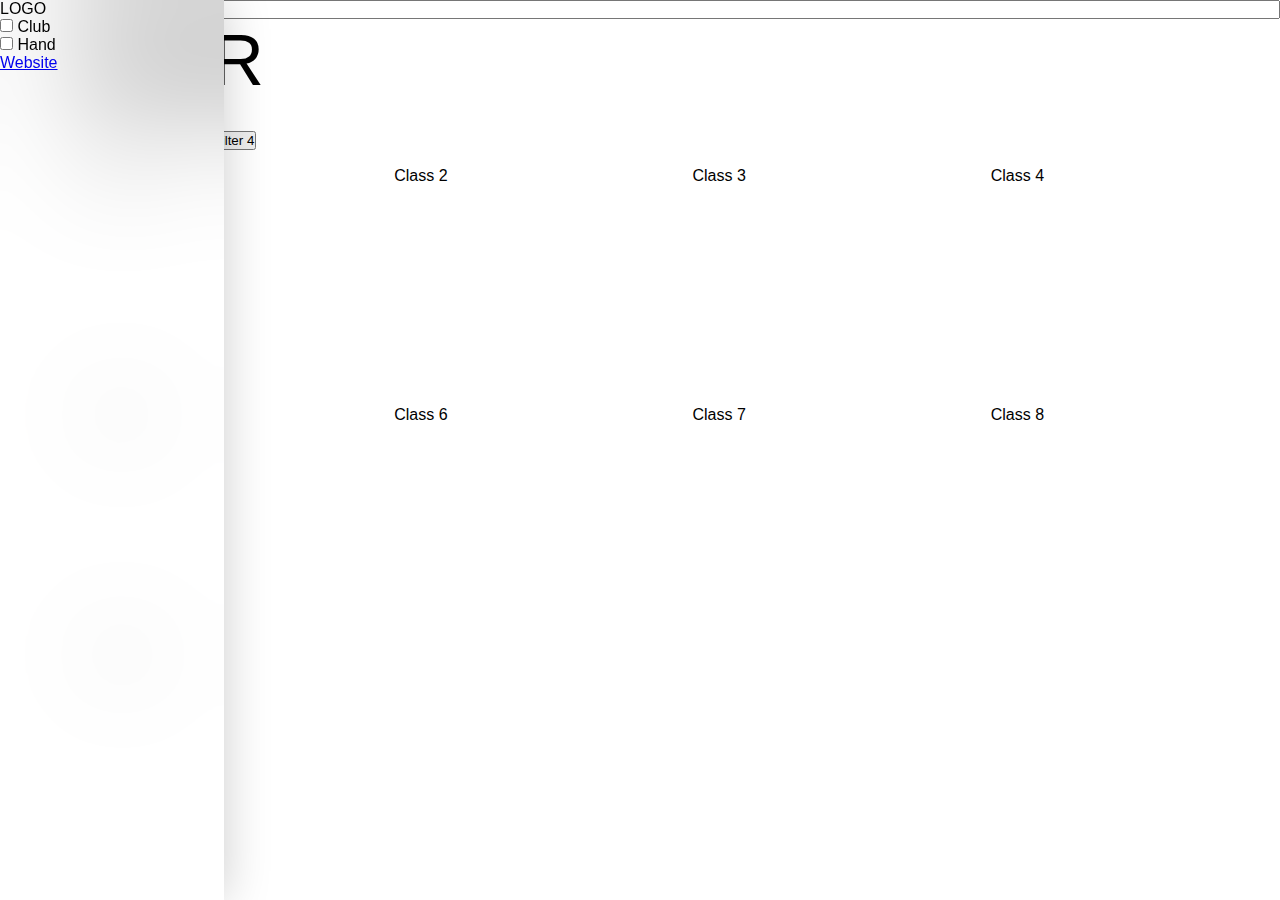
<file: index.html>
<!DOCTYPE html>
<html lang="en">
<head>
    <meta charset="UTF-8">
    <meta name="viewport" content="width=device-width, initial-scale=1.0">
    <title>Rate My Class</title>
    <link rel="stylesheet" href="style.css">
</head>
<body>
    <div class="container">
        <div class="sidebar">
            <div class="logo">LOGO</div>
            <div class="filter">
                <input type="checkbox" id="club" name="club">
                <label for="club">Club</label>
            </div>
            <div class="filter">
                <input type="checkbox" id="hand" name="hand">
                <label for="hand">Hand</label>
            </div>
            <div class="website-link">
                <a href="#">Website</a>
            </div>
        </div>

        <!-- Main Content -->
        <div class="main-content">
            <div class="header">
                <input type="text" placeholder="Search..." class="search-bar">
                <div class="user-profile">USER</div>
            </div>
            
            <!-- Filters Row -->
            <div class="filters">
                <button class="filter-btn">Filter 1</button>
                <button class="filter-btn">Filter 2</button>
                <button class="filter-btn">Filter 3</button>
                <button class="filter-btn">Filter 4</button>
            </div>

            <!-- Classes Grid -->
            <div class="class-grid">
                <div class="class-card">Class 1</div>
                <div class="class-card">Class 2</div>
                <div class="class-card">Class 3</div>
                <div class="class-card">Class 4</div>
                <div class="class-card">Class 5</div>
                <div class="class-card">Class 6</div>
                <div class="class-card">Class 7</div>
                <div class="class-card">Class 8</div>
                <div class="class-card">Class 9</div>
            </div>
        </div>
    </div>
</body>
</html>
</file>
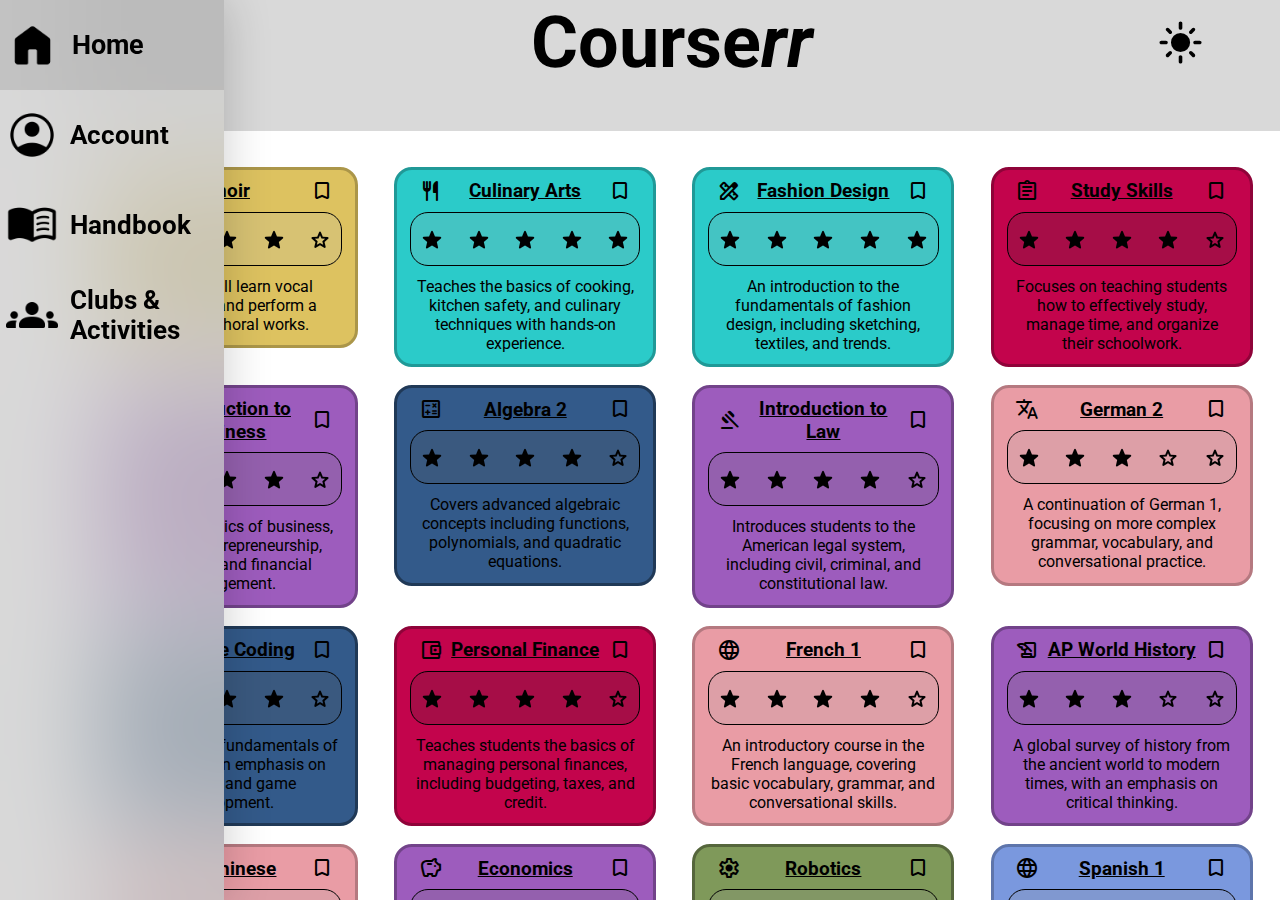
<file: Submitted App/index.html>
<!DOCTYPE html>
<html lang="en">
 
<head>
  
    <meta charset="UTF-8">
    <meta name="viewport" content="width=device-width, initial-scale=1.0">
    <title>Courserr</title>
    
    <link rel="icon" href="logo.png">
    <link rel="stylesheet" href="https://fonts.googleapis.com/css2?family=Ubuntu:ital,wght@0,300;0,400;0,500;0,700;1,300;1,400;1,500;1,700&display=swap" >
    <link rel="stylesheet" href="https://fonts.googleapis.com/css2?family=Roboto:ital,wght@0,100;0,300;0,400;0,500;0,700;0,900;1,100;1,300;1,400;1,500;1,700;1,900&display=swap">
    <link href="https://fonts.googleapis.com/css2?family=Roboto:wght@400;500;700&display=swap" rel="stylesheet">
    <link href="https://fonts.googleapis.com/css2?family=Material+Icons"
      rel="stylesheet">
      
      <link href="https://fonts.googleapis.com/css2?family=Material+Symbols+Outlined" rel="stylesheet" />
    <link rel="stylesheet" href="https://fonts.googleapis.com/css2?family=Material+Symbols+Rounded:opsz,wght,FILL,GRAD@20..48,100..700,0..1,-50..200" />
      
<link rel="stylesheet" href="style.css">
      <link rel="stylesheet" href="https://cdnjs.cloudflare.com/ajax/libs/font-awesome/4.7.0/css/font-awesome.min.css">
    <script type="importmap">
    {
      "imports": {
        "@material/web/": "https://esm.run/@material/web/"
      }
    }
  </script>
  <script src="Class.js"></script>
    <script src="ClassInstantiation.js"></script>
    <script src="script.js"></script>
  <script type="module">
    import '@material/web/all.js';
    import {styles as typescaleStyles} from '@material/web/typography/md-typescale-styles.js';

    document.adoptedStyleSheets.push(typescaleStyles.styleSheet);
  </script>

    <style>

md-filter-chip {
    background-color: rgba(255, 255, 255, 0.5);
  }

</style>
<style>
.material-symbols-rounded {
  font-variation-settings:
  'FILL' 1,
  'wght' 500,
  'GRAD' 200,
  'opsz' 48;
  /*font-size: 4vh;*/
  transition: font-variation-settings 0.5s ease;
}
.unfilled {
  font-variation-settings:
  'FILL' 1,
  'wght' 500,
  'GRAD' -25,
  'opsz' 48;
  font-size: 50vh;
}
@media (max-width:768px) {
  .material-symbols-rounded {
  font-size: 3vh;
}
}
.codePic {
  height: 4vw;
  margin-left: 0.5vw;
  top: 92vh;
  position: absolute;
}
md-filter-chip {
  transition: background-color 1.5s ease;
}
md-sys-color {
  transition: outline-color 1.5s ease;
}

</style>

</head>

<body onload="load();dothing()" style="background-color: var(--light-bg)" id="body">
    <div class="container" id="fullHeightDiv">
      <img src="menuIcon.png" class="menuMobile openMenu" id="lines" onclick="openClose(true)">
          <img src="closeIcon.png" class="menuMobile closeMenu" id="exes" onclick="openClose(false)">
           <span class="material-symbols-rounded mode" style="font-size:5vh" onclick="modeChange(this)">light_mode</span>
        <div class="sidebar" id="sidebar" style="background-color: var(--light-mode-bg)">
          <div class="sidebarItem mobileClose" onclick="openClose(false)" id="mobileClose" style="padding-left: calc(6vh + 1vw + 0.5vw)">
            Close
          </div>
          <div class="sidebarItem">
            <img src="homeIconFill.png" class="menuPic">Home
          </div>
          <div class="sidebarItem">
            <img src="accountIconFill.png" class="menuPic">Account
          </div>
          <div class="sidebarItem">
            <img src="handbookIconFill.png" class="menuPic" onclick="window.open('./handbook.pdf').focus();">Handbook
          </div>
          <div class="sidebarItem" onclick="window.open('https://ameshighathletics.org/activities/?per_page=12&page=1', '_blank').focus();">
            <img src="clubIconFill.png" class="menuPic">Clubs & Activities
          </div>
          
          
        
        
           <!-- <img src="codeIcon.png" class="codePic"  onclick="window.open('https://github.com/Anirudh4Neutrino/RateMyClass', '_blank').focus();">-->
          
          
        </div>

        <!-- Main Content -->
        <div class="main-content"><div class="header" style="background-color: var(--light-mode-bg)" id="header">
          
                <div class="title"> 
                  <strong>Course<i>rr</i></strong>
                  <!--<button onclick="menuOpen()" style="height: 10vh; width: 10vw">Click Me</button>-->
                 
                </div>
                <div>
                  <md-chip-set class="filterArea">
                  <span class="filterChip">  <md-filter-chip label="English" onclick="filter(this.label)"></md-filter-chip></span>
                  <span class="filterChip">  <md-filter-chip label="Math" onclick="filter(this.label)"></md-filter-chip></span>
                  <span class="filterChip">  <md-filter-chip label="Music" onclick="filter(this.label)"></md-filter-chip></span>
                  <span class="filterChip">  <md-filter-chip label="Science" onclick="filter(this.label)"></md-filter-chip></span>
                  <span class="filterChip">  <md-filter-chip label="History" onclick="filter(this.label)"></md-filter-chip></span>
                  <span class="filterChip">  <md-filter-chip label="Arts" onclick="filter(this.label)"></md-filter-chip></span>
                  <span class="filterChip">  <md-filter-chip label="Bookmarked" onclick="filter(this.label)"></md-filter-chip></span>
                  
                </md-chip-set>
                </div>
            <!--    <div class="profileHolder">
                  <img src="profileIcon.png" class="profile">
                </div>-->
            </div>
            
            <!-- Filters Row -->
            <div class="filters" style="display: none">
 <!--             <md-chip-set>
<md-assist-chip label="Filters" avatar>
    <img slot="icon" src="filterIcon.png">
  </md-assist-chip>
</md-chip-set>-->
                
            </div>

            <!-- Classes Grid -->
            <div class="class-grid" id='classGrid'>



            </div>
            </div>
        </div>



<script>
function fav(element) {
   let fillValue;
   //alert(element.id);
    if (element.style.cssText.includes("1")) {
        fillValue = "'FILL' 0";  // If it's filled, switch to unfilled.
        bookmarks[bookmarks.indexOf(element.id)] = "";
    } else {
        fillValue = "'FILL' 1";  // If it's unfilled, switch to filled.
        bookmarks.push(element.id);
    }
    element.style.fontVariationSettings = fillValue;
    bookmarks = bookmarks.filter(item => item !== "");
    sessionStorage.setItem("bookmarks", bookmarks);
    //alert(sessionStorage.getItem("bookmarks"));
}
function modeChange(thing) {
  if(thing.innerText == "light_mode") {
    thing.removeAttribute("onclick");
    thing.style.transition = "transform 1.5s ease, opacity 0.75s ease";
    thing.style.background = "none";
    thing.style.transform = "rotate(360deg)";
    thing.style.opacity = "0";
    document.getElementsByTagName('style')[0].innerHTML="md-filter-chip { background-color: rgba(150, 150, 150, 0.5); --md-sys-color-outline:lightgrey;} .header {color: white;} .sidebar{color: white} .menuPic {filter: invert(100%)} .mode {filter: invert(100%)}";
      document.getElementById('body').style.backgroundColor = "var(--dark-bg)";
      document.getElementById('sidebar').style.backgroundColor = "var(--dark-mode-bg)";
      document.getElementById('header').style.backgroundColor = "var(--dark-mode-bg)";
    setTimeout (() => {
      
      thing.innerText = "dark_mode";
      thing.style.opacity = "1";
    }, 750);
    setTimeout(() => {
      
      thing.style.removeProperty("background");
      thing.style.removeProperty("opacity");
      thing.style.removeProperty("transform");
      thing.style.removeProperty("transition");
      thing.setAttribute("onclick", "modeChange(this)");
    }, 1500);
    //thing.innerText = "dark_mode";
    
    return;
  }
  if(thing.innerText == "dark_mode") {
    thing.removeAttribute("onclick");
    thing.style.transition = "transform 1.5s ease, opacity 0.75s ease";
    thing.style.background = "none";
    thing.style.transform = "rotate(360deg)";
    thing.style.opacity = "0";
    document.getElementsByTagName('style')[0].innerHTML="md-filter-chip { background-color: white; }";
      document.getElementById('body').style.backgroundColor = "var(--light-bg)";
      document.getElementById('sidebar').style.backgroundColor = "var(--light-mode-bg)";
      document.getElementById('header').style.backgroundColor = "var(--light-mode-bg)";
    setTimeout (() => {
      
      thing.innerText = "light_mode";
      thing.style.opacity = "1";
    }, 750);
    setTimeout(() => {
      
      thing.style.removeProperty("background");
      thing.style.removeProperty("opacity");
      thing.style.removeProperty("transform");
      thing.style.removeProperty("transition");
      thing.setAttribute("onclick", "modeChange(this)");
    }, 1500);
    
    //thing.innerText = "light_mode";
  }  
  
}
function openClose(closed) {
  let lines = document.getElementById('lines');
  let exes = document.getElementById('exes');
  let text = document.getElementById('mobileClose');
  let sidebar = document.getElementById('sidebar');
  if(closed) {
    exes.style.opacity = "1";
    exes.style.transform = "rotate(-90deg)"
    exes.style.zIndex = "1002";
    lines.style.opacity = "0";
    lines.style.transform = "rotate(90deg)";
    lines.style.zIndex = "1001";
    sidebar.style.transform = "translateX(0vw)"
    text.style.opacity = "1";
    
  } else {
    exes.style.opacity = "0";
    exes.style.transform = "rotate(0deg)"
    exes.style.zIndex = "1001";
    lines.style.opacity = "1";
    lines.style.transform = "rotate(0deg)";
    lines.style.zIndex = "1002";
    sidebar.style.transform = "translateX(-40vw)"
    text.style.opacity = "0";
  }

}
function openClass(classToOpen) {
  //alert(classToOpen);
  let modify = classToOpen.replace(" ", "_");
  window.location.href = './classPage.html?category=' + encodeURIComponent(modify);
}

</script>
</body >
</html>
</file>
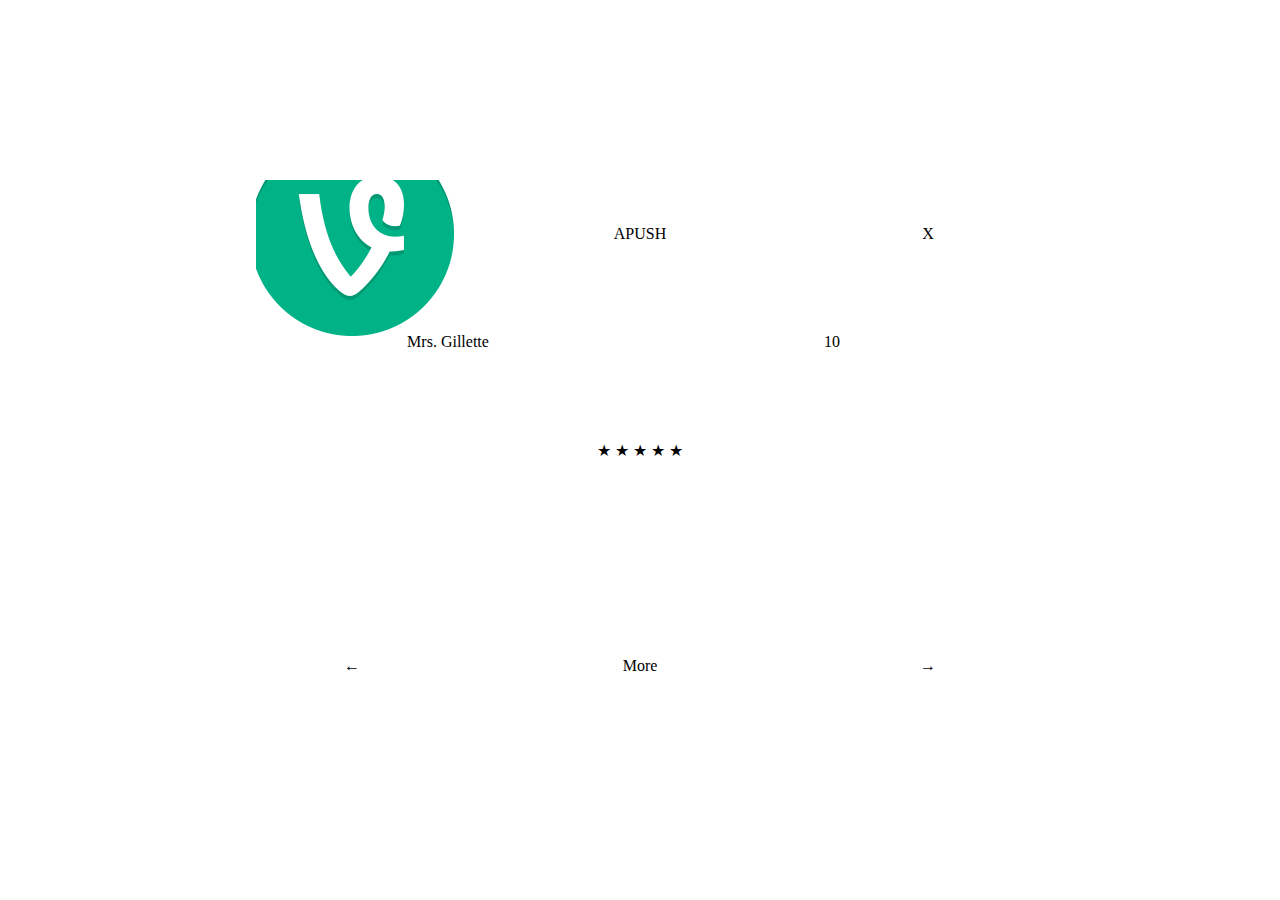
<file: src/classPopup.html>
<!DOCTYPE html>
<html lang="en">
<head>
    <meta charset="UTF-8">
    <title>Title</title>
    <style>
      /* Popup Menu styling */
      .popup-menu {
          position: fixed;
          display: grid;
          top: 50%;
          left: 50%;
          width: 60vw;
          height: 60vh;
          background-color: white;
          transform: translate(-50%, -50%);
          z-index: 999;
          overflow: auto;
          grid-template-areas: 
          "icon title title close"
          "teach teach credit credit"
          "star star star star"
          "desc desc desc desc"
          "back more more next";
          overflow: hidden;
          column-gap: 0;
      }
      div > div {
        width: 15vw;
        height: 12vh;
        text-align: center;
        display: flex;
        justify-content: center;
        align-items: center;
      }
      .icon {
        grid-area: icon;
      }
      .title {
        grid-area: title;
        width: 30vw;
      }
      .teacher {
        grid-area: teach;
        width: 30vw;
      }
      .credit {
        grid-area: credit;
        width: 30vw;
      }
      .star {
        grid-area: star;
        width: 60vw;
      }
      .desc {
        grid-area: desc;
        width: 60vw;
      }
      .back {
        grid-area: back;
      }
      .more {
        grid-area: more;
        width: 30vw;
      }
      .next {
        grid-area: next;
      }
</style>
</head>
  <body>
    <div class="popup-menu">
      <div class="icon"><img src="profile.png" class="profile"></div>
      <div class="title">APUSH</div>
      <div class="close">X</div>
      <div class="teacher">Mrs. Gillette</div>
      <div class="credit">10</div>
      <div class="star">&#9733; &#9733; &#9733; &#9733; &#9733;</div>
      <div class="desc"></div>
      <div class="back">&larr;</div>
      <div class="more">More</div>
      <div class="next">&rarr;</div>
    </div>
  </body>
</html>
</file>
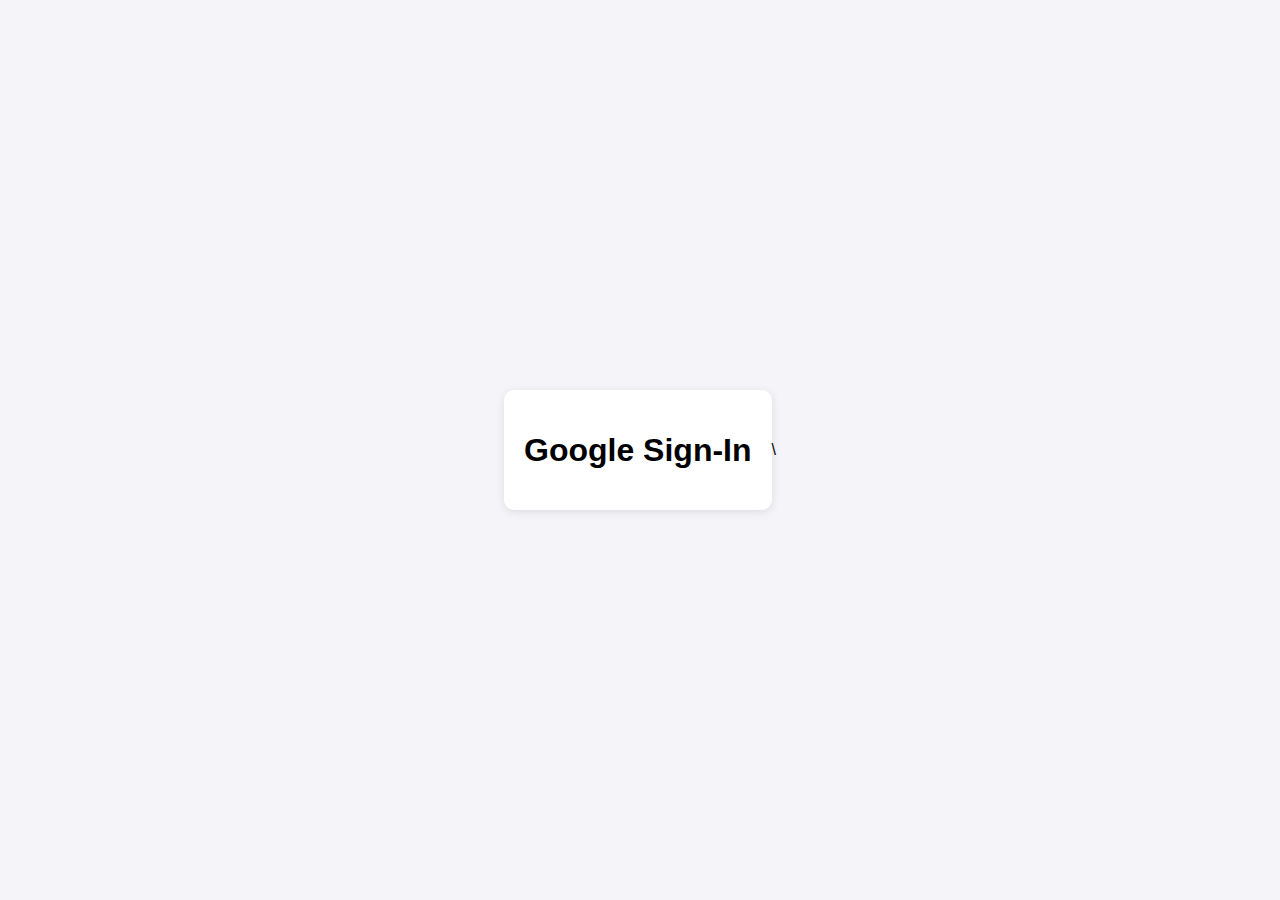
<file: src/login.html>
<!DOCTYPE html>
<html lang="en">
<head>
  <meta charset="UTF-8">
  <meta name="viewport" content="width=device-width, initial-scale=1.0">
  <title>Google Sign-In</title>
  <link rel="stylesheet" href="login.css">
  <script src="https://accounts.google.com/gsi/client" async defer></script>
  <script src="login.js" defer></script>
</head>
<body>
  <div class="container">
    <h1>Google Sign-In</h1>
    <div id="g_id_onload"
         data-client_id="886852536869-qlfqv6a5cvdalinqfpkod4j1dor9etsk.apps.googleusercontent.com"
         data-callback="handleCredentialResponse">
    </div>
    <div class="g_id_signin"
         data-type="standard"
         data-shape="rectangular"
         data-theme="outline"
         data-text="sign_in_with"
         data-size="large"
         data-logo_alignment="left">
    </div>
    <div id="user-info" class="hidden">
      <h2>Welcome, <span id="user-name"></span>!</h2>
      <img id="user-picture" alt="User Profile Picture">
      <p>Email: <span id="user-email"></span></p>
      <button id="sign-out">Sign Out</button>
    </div>
  </div>
</body>
</html>
\
</file>
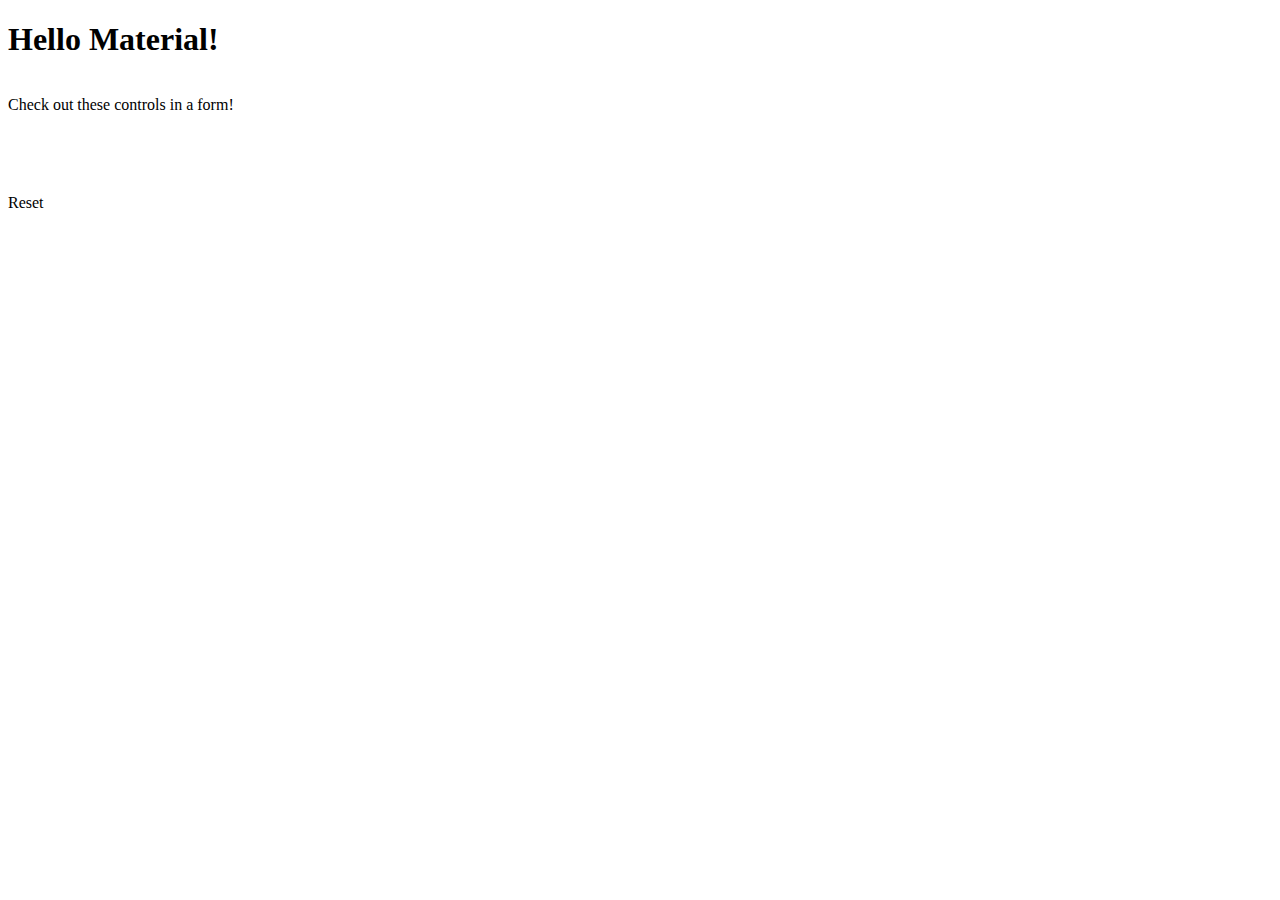
<file: src/materialUiTest.html>
<!DOCTYPE html>
<html lang="en">
<head>
  <meta charset="UTF-8">
  <link href="https://fonts.googleapis.com/css2?family=Roboto:wght@400;500;700&display=swap" rel="stylesheet">
  <script type="importmap">
    {
      "imports": {
        "@material/web/": "https://esm.run/@material/web/"
      }
    }
  </script>
  <script type="module">
    import '@material/web/all.js';
    import {styles as typescaleStyles} from '@material/web/typography/md-typescale-styles.js';

    document.adoptedStyleSheets.push(typescaleStyles.styleSheet);
  </script>
</head>
<body>
  <h1 class="md-typescale-display-medium">Hello Material!</h1>
  <form>
    <p class="md-typescale-body-medium">Check out these controls in a form!</p>
    <md-checkbox></md-checkbox>
    <div>
      <md-radio name="group"></md-radio>
      <md-radio name="group"></md-radio>
      <md-radio name="group"></md-radio>
    </div>

    <md-outlined-text-field label="Favorite color" value="Purple"></md-outlined-text-field>

    <md-outlined-button type="reset">Reset</md-outlined-button>
  </form>
  <style>
    form {
      display: flex;
      flex-direction: column;
      align-items: flex-start;
      gap: 16px;
    }
  </style>
</body>
</html>
</file>
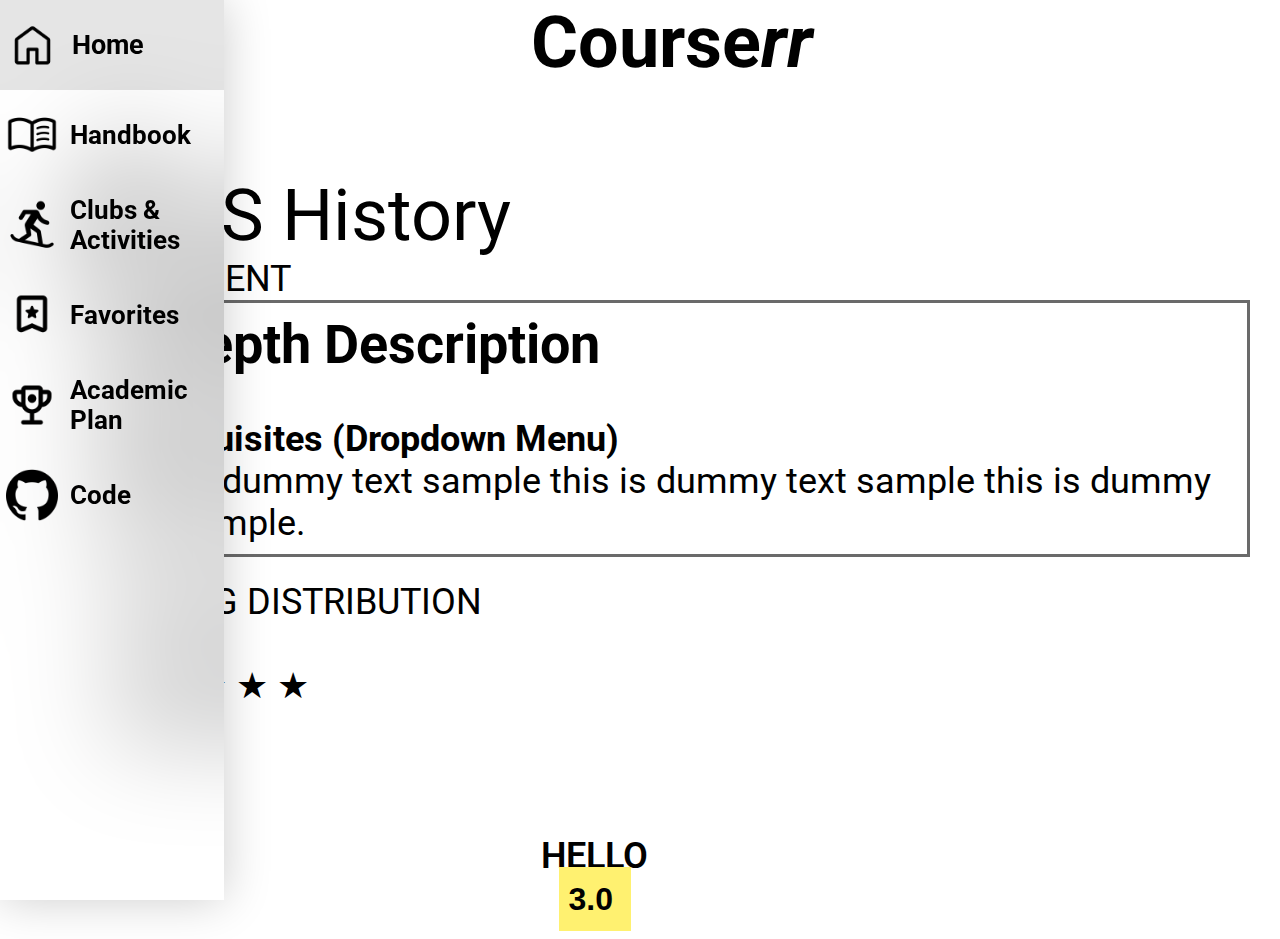
<file: src/test.html>
<!DOCTYPE html>
<html lang="en">
 
<head>
  
    <meta charset="UTF-8">
    <meta name="viewport" content="width=device-width, initial-scale=1.0">
    <title>Courserr</title>
    
    <link rel="icon" href="logo.png">
    <link rel="stylesheet" href="https://fonts.googleapis.com/css2?family=Ubuntu:ital,wght@0,300;0,400;0,500;0,700;1,300;1,400;1,500;1,700&display=swap" >
    <link rel="stylesheet" href="https://fonts.googleapis.com/css2?family=Roboto:ital,wght@0,100;0,300;0,400;0,500;0,700;0,900;1,100;1,300;1,400;1,500;1,700;1,900&display=swap">
    <link href="https://fonts.googleapis.com/css2?family=Roboto:wght@400;500;700&display=swap" rel="stylesheet">
    <link href="https://fonts.googleapis.com/css2?family=Material+Icons"
      rel="stylesheet">
      <link href="https://fonts.googleapis.com/css2?family=Material+Symbols+Outlined" rel="stylesheet" />
      <link rel="stylesheet" href="style.css">
      <link rel="stylesheet" href="classPage.css">
    <script type="importmap">
    {
      "imports": {
        "@material/web/": "https://esm.run/@material/web/"
      }
    }
  </script>
  <script type="module">
    import '@material/web/all.js';
    import {styles as typescaleStyles} from '@material/web/typography/md-typescale-styles.js';

    document.adoptedStyleSheets.push(typescaleStyles.styleSheet);
  </script>

    <style>
/* Popup Menu styling */
.popup-menu {
    position: fixed;
    display: none;
    top: 50%;
    left: 50%;
    width: 60vw;
    height: 60vh;
    background-color: white;
    transform: translate(-50%, -50%);
    z-index: 999;
    grid-template-areas: 
    "icon title title close"
    "teach teach credit credit"
    "star star star star"
    "desc desc desc desc"
    "back more more next";
    overflow: hidden;
    column-gap: 0;
    opacity: 0;
}
/* Show the popup */
.popup-menu.show {
    display: grid;
    opacity: 1;
}


/* Overlay to darken background */
.popup-overlay {
    display: none;
    position: fixed;
    top: 0;
    left: 0;
    width: 100%;
    height: 100%;
    background-color: rgba(0, 0, 0, 0.5);
    z-index: 998;
}

/* Show the overlay */
.popup-overlay.show {
    display: block;
}

.popup-menu > div {
    border: 1px solid black;
    height: 12vh;
    text-align: center;
    display: flex;
    justify-content: center;
    align-items: center;
      }
      
.icon {
  grid-area: icon;
  width: 15vw;
}
.title {
  grid-area: title;
  width: 30vw;
}
.teacher {
  grid-area: teach;
  width: 30vw;
}
.credit {
  grid-area: credit;
  width: 30vw;
}
.star {
  grid-area: star;
  width: 60vw;
}
.desc {
  grid-area: desc;
  width: 60vw;
}
.back {
  grid-area: back;
  width: 15vw;
}
.more {
  grid-area: more;
  width: 30vw;
}
.next {
  grid-area: next;
  width: 15vw;
}

</style>
</head>

<body>
    <div class="container">
        <div class="sidebar">
          <div class="sidebarItem">
            <img src="homeIcon.png" class="menuPic">Home
          </div>
          <div class="sidebarItem">
            <img src="handbookIcon.png" class="menuPic" onclick="window.open('https://docs.google.com/document/d/1iLO7uRkVxm9l6DluWa__YLi7tG0uxzpmIj4AdxPwc4g/edit', '_blank').focus();">Handbook
          </div>
          <div class="sidebarItem" onclick="window.open('https://ameshighathletics.org/activities/?per_page=12&page=1', '_blank').focus();">
            
            <img src="clubsIcon.png" class="menuPic">Clubs & Activities
          </div>
          <div class="sidebarItem">
            <img src="staredIcon.png" class="menuPic">Favorites
          </div>
          <div class="sidebarItem">
            <img src="academicPlanIcon.png" class="menuPic">Academic Plan
          </div>
          <div class="sidebarItem">
            <img src="codeIcon.png" class="menuPic" onclick="window.open('https://github.com/Anirudh4Neutrino/RateMyClass', '_blank').focus();">Code
          </div>
          
        </div>

        <!-- Main Content -->
        <div class="main-content">
            <div class="header">
                <div class="title"> 
                  <strong>Course<i>rr</i></strong>
                </div>
            <!--    <div class="profileHolder">
                  <img src="profileIcon.png" class="profile">
                </div>-->
            </div>
                <div class="course-container"></div>
                    <div class="header1">
                        <div class="icon">ICON</div>
                        <div class="class-name">AP US History</div>
                        <div class="department">DEPARTMENT</div>
                    </div>
                    <div class="stars">
                      <h2>In-depth Description</h2>
                      <text class = 'description'>Description</text>
                      <div class="prerequisites">
                          <h2 id="prereq">Prerequisites (Dropdown Menu)</h2>
                          
                          <p>This is dummy text sample this is dummy text sample this is dummy text sample.</p>
                      </div>
                    </div>
                    <div class="rating-distribution">
                        <span>RATING DISTRIBUTION</span>
                        <p id="number">3.2 / 5</p>
                        <div class="starss">
                          ★ ★ ★ ★ ★
                        </div>
                        <div class="toptag">
                        <h2 class="toptags">Top tags</h2>
                        <md-chip-set class="filterArea1">
                          <md-filter-chip label="Good teacher"></md-filter-chip>
                          <md-filter-chip label="Lots of homework"></md-filter-chip>
                          <md-filter-chip label="Heavy grader"></md-filter-chip>
                          <md-filter-chip label="Distressing"></md-filter-chip>
                          </md-chip-set>
                       </div>
                       <div class="commentSection">
                          <div class='Comment'> 
                              <div class="ratingValues">
                                <div class="ratingContainer">
                                  Hello
                                </div>
                                <div class="ratingNum">
                                  3.0
                                </div>
                              </div>
                          </div>


                       </div>
                    </div>
                </div>
            </div>
        </div>
        
<script src="./script.js">
  
</script>
</body>
</html>
</file>
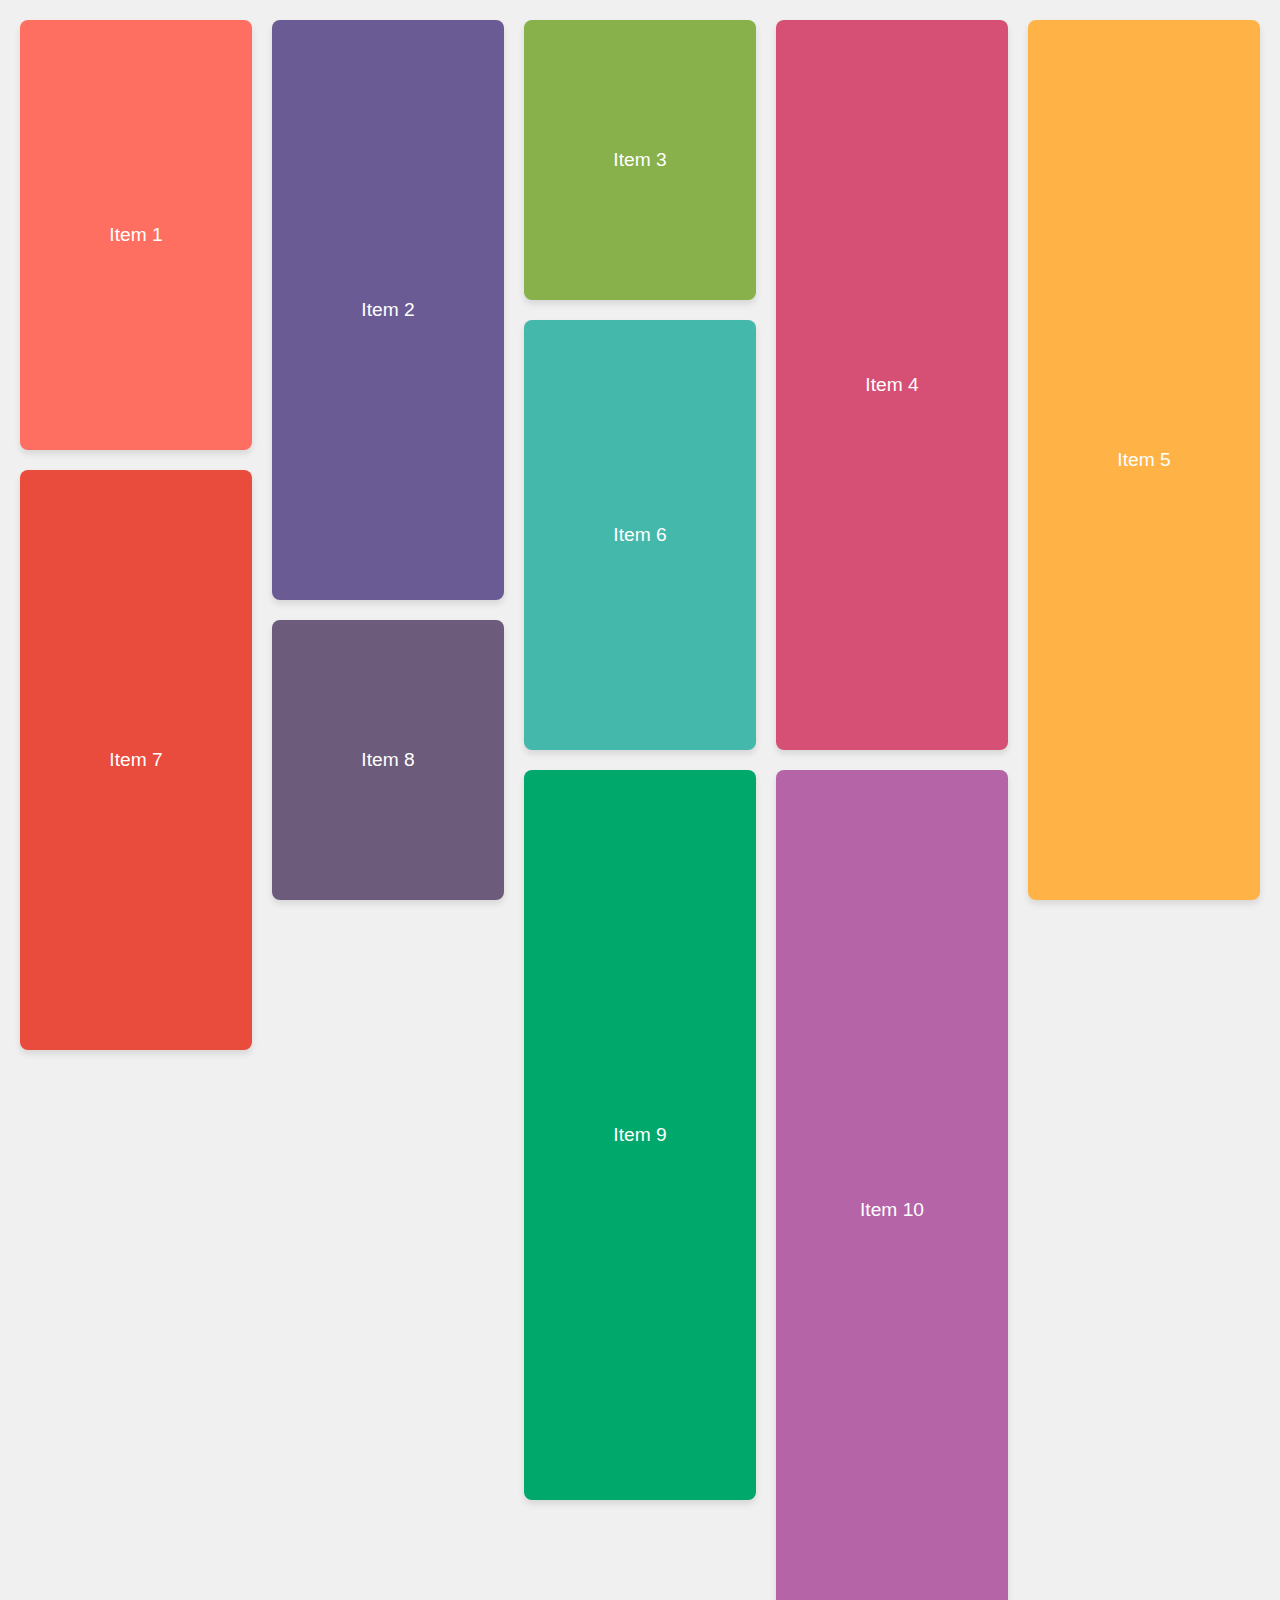
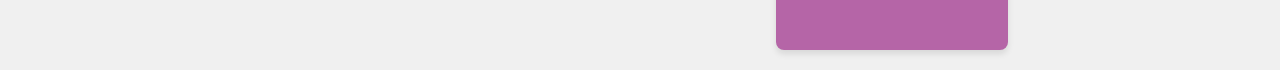
<file: Submitted App/materialUiTest.html>
<!DOCTYPE html>
<html lang="en">
<head>
    <meta charset="UTF-8">
    <meta name="viewport" content="width=device-width, initial-scale=1.0">
    <title>CSS Masonry Layout</title>
        <style> 
            body {
        font-family: Arial, sans-serif;
        background-color: #f0f0f0;
        padding: 20px;
        margin: 0;
    }
    .masonry {
        display: grid;
        grid-template-columns: repeat(auto-fill, minmax(200px, 1fr));
        grid-auto-rows: 10px;
        gap: 20px;
    }

    .item {
        background-color: #ffffff;
        padding: 20px;
        box-sizing: border-box;
        box-shadow: 0 4px 6px rgba(0, 0, 0, 0.1);
        border-radius: 8px;
        transition: transform 0.3s;
        display: flex;
        align-items: center;
        justify-content: center;
        font-size: 1.2em;
        color: #fff;
    }

    .item:hover {
        transform: translateY(-10px);
    }

    /* Specific dimensions and colors for each item */
    .item1 { grid-row: span 15; background-color: #ff6f61; }
    .item2 { grid-row: span 20; background-color: #6b5b95; }
    .item3 { grid-row: span 10; background-color: #88b04b; }
    .item4 { grid-row: span 25; background-color: #d65076; }
    .item5 { grid-row: span 30; background-color: #ffb347; }
    .item6 { grid-row: span 15; background-color: #45b8ac; }
    .item7 { grid-row: span 20; background-color: #e94b3c; }
    .item8 { grid-row: span 10; background-color: #6c5b7b; }
    .item9 { grid-row: span 25; background-color: #00a86b; }
    .item10 { grid-row: span 30; background-color: #b565a7; }
    </style>
</head>
<body>
    <div class="masonry">
        <div class="item item1">Item 1</div>
        <div class="item item2">Item 2</div>
        <div class="item item3">Item 3</div>
        <div class="item item4">Item 4</div>
        <div class="item item5">Item 5</div>
        <div class="item item6">Item 6</div>
        <div class="item item7">Item 7</div>
        <div class="item item8">Item 8</div>
        <div class="item item9">Item 9</div>
        <div class="item item10">Item 10</div>
    </div>
</body>
</html>
</file>
<file: style.css>
/* General Styles */



* {
    margin: 0;
    padding: 0;
    box-sizing: border-box;
    font-family: "Roboto", sans-serif;
}
:root {
    height: 100%;
    --light-mode-bg: rgba(204, 204, 204, 0.75);
    --dark-mode-bg: rgba(75, 75, 75, 0.75);
    --dark-bg: rgb(20, 20, 20);
    --light-bg: white;
}


body {
    overflow: hidden;
    height: 100vh;
    width: 100vw;
    margin: 0;
    padding: 0;
    transition: background-color 1.5s ease;
}

.container {
    display: flex;
    width: 100vw;
}

/* Sidebar Styles */
.sidebar {
    z-index: 900;
    width: 5vw;
    /* background-color: #134B57;*/
    color: white;
    display: flex;
    flex-direction: column;
    align-items: start;
    height: 100vh;
    color: black;
    transition: 0.2s width ease-out, 1.5s background-color ease, box-shadow 0.3s ease-out, color 1.5s ease;
    backdrop-filter: blur(50px);
    position: fixed;
    
}

.menuMobile {
  display: none;
}
.sidebarItem {
  padding-left: 0.5vw;
  display: flex;
  justify-content: left;
  align-items: center;
  background-color: rgba(0, 0, 0, 0);
  width: 100%;
  height: 10vh;
  overflow: clip;
  /*border: 2px solid white;*/
  font-size: 2vw;
  
  font-weight: bold;
  transition: font-size 0.15s ease, background-color 0.15s ease;
  cursor: pointer;
}

.sidebarItem:hover {
 /* background: #185c6b;*/
  background-color: rgba(0, 0, 0, 0.1);
  font-size: 2.1vw;
}
.sidebarItem:hover > .menuPic {
  height: 4.1vw;
  width: 4.1vw;
}


.mode {
  position: absolute;
  z-index: 999;
  left: 90vw;
  margin-top: 1.5vh;
  padding: 0.5%;
  border-radius: 25%;
  font-size: 5vh;
  transition: background-color 0.1s ease, transform 1s ease, filter 1.5s ease;
}
.mobileClose {
  display: none;
  transition: opacity 0.75s ease;
  opacity: 0;
}

.mode:hover {
  background-color: rgba(0, 0, 0, 0.1);
  /*transform: scale(1.15,1.15);*/
}

.menuPic {
  height: 4vw;
  width: 4vw;
  margin-right: 1vw;
  transition: all 0.15s ease, filter 1.5s ease;
}
/* Main Content Styles */
.main-content {
    width: 95vw;
  left: 5vw;
  position: absolute;
}

.header {
    z-index: 50;
    
    backdrop-filter: blur(10vh);
    will-change: backdrop-filter;
    transform: translateZ(0);
    position: relative;
    display: flex;
    flex-direction: column;
    height: 14.5vh;
    font-size: 8vh;
    width: 95vw;
    transition: background-color 1.5s ease, color 1.5s ease;
}
.header > div {
  background-color: none;
}
.title {
  margin: 0 auto;
  text-align: center;
  height: inherit;
  z-index: 500;
  
}
.profileHolder {
  display: flex;
  align-items: center;
  height: 10vh;
}
.profile {
  height: 80%;
  border: 5px solid black;
  border-radius: 50%;
  margin-right: 1vw;
  transition: background 0.3s;
}
.profile:hover {
  background: #4c6b73;
}

/* Filter Buttons */
.filters {
    width: 95vw;
    height: 5vh;
  /*  display:flex;
    align-items: center;
    justify-content: flex-end;
    padding-right: 1vw;
    padding-top: 0.9vw;*/
}
/*.filterIcon {
  float: right;
  height: 100%;
  margin-right: 2vw;
  display:flex;
  align-items: center;
}*/
.filterIcon {
  display:flex;
  align-items: center;
  font-size: 5vh;
  float: right;
  margin-right: 2vw;
  margin-top: 1vh;
  border-radius: 50%;
  border: 1px solid black;
}

.filterArea {
    height:5vh;
    width: 95vw;
    display: flex;
    flex-wrap: nowrap; 
    justify-content: center; 
    align-items: flex-end;
    overflow-x: auto;
    overflow-y: hidden;
    white-space: nowrap;
    /*padding: 0 1vw 0 1vw;*/
}
.filterArea::-webkit-scrollbar {
    height: 0.5vh;
}

.filterArea::-webkit-scrollbar-thumb {
    background-color: rgba(0, 0, 0, 0.2);
    border-radius: 10px;
}

.filterArea::-webkit-scrollbar-track {
    background: transparent;
}


.filterChip {
  display: inline-block;
}
/* Classes Grid */
.class-grid {
  /* top | right | bottom | left */
    position: absolute;
    top: 0vh;
    padding: 2.5vw;
    padding-top: 18.5vh;
    display: grid;
    grid-template-columns: 20vw 20vw 20vw 20vw;

    column-gap: 3.3vw;
    row-gap: 2vh;
    height: 100vh;
    width: 95vw;
    overflow-x: hidden;
    overflow-y: scroll;
}

.class-grid::-webkit-scrollbar {
    width: 0.5vw;
}

.class-grid::-webkit-scrollbar-thumb {
    background-color: rgba(0, 0, 0, 0.2);
    border-radius: 10px;
}

.class-grid::-webkit-scrollbar-track {
    background: transparent;
}


.sidebar:hover {
  /*background-color: #165766;*/
  width: 17.5vw;
  box-shadow: 0 0 5vh rgba(0, 0, 0, 0.2);
}

.classHeader {
  width: 18vw;
  display: flex;
  align-items: center;
  justify-content: space-between;
  color: black;
}

.classHeader > span {
  width: 5vw;
  text-align: center;
}
.classIcon {
  height: 5vw;
  width: 5vw;
  text-align: center;
}
.className {
  width: 100%;
  display: flex;
  align-items: center;
  justify-content: center;
  font-size: 1.5vw;
  cursor: pointer;
  font-weight: bold;
  text-align: center;
  transition: transform 0.25s ease;
}

.classRate {
  margin-top: 1vh;
  padding: 0 1vh 0 1vh;
  display: flex;
  align-items: center;
  justify-content: space-between;
  height: 6vh;
  width: 18vw;
  border: 1px solid black;
  border-radius: 2vh;
  backdrop-filter: saturate(80%);
  color: black;
}
.classDes {
  padding: 1%;
  margin-top: 1vh;
  display: flex;
  align-items: center;
  justify-content: center;
  text-align: center;
  height: auto;
  font-size: auto;
  color: black;
  
}
.classCard {
  border: 3px solid currentColor;
  height: min-content;
  width: fit-content;
  padding: 1vh 1vw 1vh 1vw;
  cursor: default;
  border-radius: 2vh;
  transition: box-shadow 0.2s ease, transform 0.1s ease, background-color 1.5s ease;
  
}
.classCard:hover {
  box-shadow: 0 0 1vh currentColor;
  transform: scale(1.005);
}
span {
  user-select: none;
}
.history {
  /*background: #81A489;*/
  background: #dccde4;
  /*background-color: rgba(129, 164, 137, 0.75);*/
  color: #786482;
}
.english {
  /*background: #F2A054;*/
  /*background-color: rgba(208, 101, 235, 0.75);*/
  background: #d8dff1;
  color: #bbc1d1;
}
.math {
  /*background: #F1D8B5;*/
  background: #e8f0fa;
  /*background-color: rgba(101, 235, 105, 0.75);*/
  color: #6a7b90;
}
.arts {
  /*background: #C04D31;*/
  background: #dbe4e4;
  /*background-color: rgba(235, 101, 101, 0.75);*/
  color: #209997;
}
.science {
  /*background: #8043AD;*/
  background: #f0f8e4;
  /*background-color: rgba(235, 202, 101, 0.75);*/
  color: #9db081;
}
.music {
  /*background: #42A6A9;*/
  background: #f6f3e8;
  /*background-color: rgba(101, 235, 231, 0.75);*/
  color: #c4b57e;
}
.foreignLanguage {
  background: #f3e7e9;
  color: #b57980;
}
.misc {
  background: #f3d6e1;
  color: #c17c97;
}

.closeMenu {
  z-index: 901;
  opacity: 0;
  transform: rotate(90deg);
  transition: opacity 0.25s ease, transform 0.5s ease;
}
.openMenu {
  z-index: 902;
  transition: opacity 0.25s ease, transform 0.5s ease;
}




@media (hover: none) {
  .sidebarItem:hover {
  background-color: initial;
  font-size: initial;
  }
  .sidebar:hover {
    width: initial;
  }
.classCard:hover {
  box-shadow: initial;
  transform: initial;
}
.sidebar:hover {
  /*background-color: #165766;*/
  width: 5vw;
  box-shadow: initial;
}

}
.code:hover {
  background-color: none;
  font-size: inherit;
}
@media (max-width:768px) {
  .header {
    width: 100vw;
    left: 0vh;
    height: 16vh;
  }
  .class-grid {
    /* top | right | bottom | left */
    position: absolute;
    top: 0vh;
    padding-left: 6.6vw;
    column-gap: 6.6vw;
    padding-top: 18.5vh;
    grid-template-columns: 40vw 40vw;
    height: 100vh;
    width: 100vw;
  } 
  .classHeader {
    width: 38vw;
  }
  .className {
    width: 27vw;
    font-size: 1.75vh;
  }
  .classRate {
    height: 6vh;
    width: 38vw;
  }
  .sidebar {
    width: 40vw;
    transform: translateX(-40vw);
    box-shadow: 0 0 5vh rgba(0, 0, 0, 0.2);
    transition: transform 0.5s ease;
  }
  .sidebarItem {
    font-size: 3vh;
  }
  .menuPic {
    height: 6vh;
    width: 6vh;
  }
  .main-content {
    width: 100vw;
    left: 0vw;
  }
  .title {
    margin: auto;
    display: flex;
    align-content: center;
    justify-content: center;
    margin-left: auto;
    text-align: center;
  }
  .filterArea {
    width: 100vw;
    height: 5.5vh;
  }
  .menuMobile {
    display: flex;
    position: absolute;
    height: 6vh;
    width: 6vh;
    margin-top: 2vh;
    margin-left: 0.5vw;
    margin-right: 1vw;
  }
  .mobileClose {
    display: flex;
  }

}

:root {
  --md-assist-chip-container-shape: 0px;
  --md-assist-chip-label-text-font: system-ui;
  --md-sys-color-outline: #6F7979;
  --md-sys-color-on-surface: black;
  --md-filter-chip-selected-container-color: rgba(28, 109, 128, 0.5);
  --md-filter-chip-selected-pressed-label-text-color: black;
  --md-filter-chip-disabled-label-text-color: black;
  --md-filter-chip-hover-label-text-color: black;
  --md-filter-chip-label-text-color: black;
  --md-filter-chip-focus-label-text-color: black;
}
</file>
<file: Submitted App/style.css>
/* General Styles */



* {
    margin: 0;
    padding: 0;
    box-sizing: border-box;
    font-family: "Roboto", sans-serif;
}
:root {
    height: 100%;
    --light-mode-bg: rgba(204, 204, 204, 0.75);
    --dark-mode-bg: rgba(75, 75, 75, 0.75);
    --dark-bg: rgb(20, 20, 20);
    --light-bg: white;
}


body {
    overflow: hidden;
    height: 100vh;
    width: 100vw;
    margin: 0;
    padding: 0;
    transition: background-color 1.5s ease;
}

.container {
    display: flex;
    width: 100vw;
}

/* Sidebar Styles */
.sidebar {
    z-index: 900;
    width: 5vw;
    /* background-color: #134B57;*/
    color: white;
    display: flex;
    flex-direction: column;
    align-items: start;
    height: 100vh;
    color: black;
    transition: 0.2s width ease-out, 1.5s background-color ease, box-shadow 0.3s ease-out, color 1.5s ease;
    backdrop-filter: blur(50px);
    position: fixed;
    
}

.menuMobile {
  display: none;
}
.sidebarItem {
  padding-left: 0.5vw;
  display: flex;
  justify-content: left;
  align-items: center;
  background-color: rgba(0, 0, 0, 0);
  width: 100%;
  height: 10vh;
  overflow: clip;
  /*border: 2px solid white;*/
  font-size: 2vw;
  
  font-weight: bold;
  transition: font-size 0.15s ease, background-color 0.15s ease;
  cursor: pointer;
}

.sidebarItem:hover {
 /* background: #185c6b;*/
  background-color: rgba(0, 0, 0, 0.1);
  font-size: 2.1vw;
}
.sidebarItem:hover > .menuPic {
  height: 4.1vw;
  width: 4.1vw;
}


.mode {
  position: absolute;
  z-index: 999;
  left: 90vw;
  margin-top: 1.5vh;
  padding: 0.5%;
  border-radius: 25%;
  font-size: 5vh;
  transition: background-color 0.1s ease, transform 1s ease, filter 1.5s ease;
}
.mobileClose {
  display: none;
  transition: opacity 0.75s ease;
  opacity: 0;
}

.mode:hover {
  background-color: rgba(0, 0, 0, 0.1);
  /*transform: scale(1.15,1.15);*/
}

.menuPic {
  height: 4vw;
  width: 4vw;
  margin-right: 1vw;
  transition: all 0.15s ease, filter 1.5s ease;
}
/* Main Content Styles */
.main-content {
    width: 95vw;
  left: 5vw;
  position: absolute;
}

.header {
    z-index: 50;
    
    backdrop-filter: blur(10vh);
    will-change: backdrop-filter;
    transform: translateZ(0);
    position: relative;
    display: flex;
    flex-direction: column;
    height: 14.5vh;
    font-size: 8vh;
    width: 95vw;
    transition: background-color 1.5s ease, color 1.5s ease;
}
.header > div {
  background-color: none;
}
.title {
  margin: 0 auto;
  text-align: center;
  height: inherit;
  z-index: 500;
  
}
.profileHolder {
  display: flex;
  align-items: center;
  height: 10vh;
}
.profile {
  height: 80%;
  border: 5px solid black;
  border-radius: 50%;
  margin-right: 1vw;
  transition: background 0.3s;
}
.profile:hover {
  background: #4c6b73;
}

/* Filter Buttons */
.filters {
    width: 95vw;
    height: 5vh;
  /*  display:flex;
    align-items: center;
    justify-content: flex-end;
    padding-right: 1vw;
    padding-top: 0.9vw;*/
}
/*.filterIcon {
  float: right;
  height: 100%;
  margin-right: 2vw;
  display:flex;
  align-items: center;
}*/
.filterIcon {
  display:flex;
  align-items: center;
  font-size: 5vh;
  float: right;
  margin-right: 2vw;
  margin-top: 1vh;
  border-radius: 50%;
  border: 1px solid black;
}

.filterArea {
    height:5vh;
    width: 95vw;
    display: flex;
    flex-wrap: nowrap; 
    justify-content: center; 
    align-items: flex-end;
    overflow-x: auto;
    overflow-y: hidden;
    white-space: nowrap;
    /*padding: 0 1vw 0 1vw;*/
}
.filterArea::-webkit-scrollbar {
    height: 0.5vh;
}

.filterArea::-webkit-scrollbar-thumb {
    background-color: rgba(0, 0, 0, 0.2);
    border-radius: 10px;
}

.filterArea::-webkit-scrollbar-track {
    background: transparent;
}


.filterChip {
  display: inline-block;
}
/* Classes Grid */
.class-grid {
  /* top | right | bottom | left */
    position: absolute;
    top: 0vh;
    padding: 2.5vw;
    padding-top: 18.5vh;
    display: grid;
    grid-template-columns: 20vw 20vw 20vw 20vw;

    column-gap: 3.3vw;
    row-gap: 2vh;
    height: 100vh;
    width: 95vw;
    overflow-x: hidden;
    overflow-y: scroll;
}

.class-grid::-webkit-scrollbar {
    width: 0.5vw;
}

.class-grid::-webkit-scrollbar-thumb {
    background-color: rgba(0, 0, 0, 0.2);
    border-radius: 10px;
}

.class-grid::-webkit-scrollbar-track {
    background: transparent;
}


.sidebar:hover {
  /*background-color: #165766;*/
  width: 17.5vw;
  box-shadow: 0 0 5vh rgba(0, 0, 0, 0.2);
}

.classHeader {
  width: 18vw;
  display: flex;
  align-items: center;
  justify-content: space-between;
  color: black;
}

.classHeader > span {
  width: 5vw;
  text-align: center;
}
.classIcon {
  height: 5vw;
  width: 5vw;
  text-align: center;
}
.className {
  width: 100%;
  display: flex;
  align-items: center;
  justify-content: center;
  font-size: 1.5vw;
  cursor: pointer;
  font-weight: bold;
  text-align: center;
  transition: transform 0.25s ease;
}

.classRate {
  margin-top: 1vh;
  padding: 0 1vh 0 1vh;
  display: flex;
  align-items: center;
  justify-content: space-between;
  height: 6vh;
  width: 18vw;
  border: 1px solid black;
  border-radius: 2vh;
  backdrop-filter: saturate(80%);
  color: black;
}
.classDes {
  padding: 1%;
  margin-top: 1vh;
  display: flex;
  align-items: center;
  justify-content: center;
  text-align: center;
  height: auto;
  font-size: auto;
  color: black;
  
}
.classCard {
  border: 3px solid currentColor;
  height: min-content;
  width: fit-content;
  padding: 1vh 1vw 1vh 1vw;
  cursor: default;
  border-radius: 2vh;
  transition: box-shadow 0.2s ease, transform 0.1s ease, background-color 1.5s ease;
  
}
.classCard:hover {
  box-shadow: 0 0 1vh currentColor;
  transform: scale(1.005);
}
span {
  user-select: none;
}
.history {
  /*background: #81A489;*/
  background: #9d5cbd;
  /*background-color: rgba(129, 164, 137, 0.75);*/
  color: #72438a;
}
.english {
  /*background: #F2A054;*/
  /*background-color: rgba(208, 101, 235, 0.75);*/
  background: #7a98de;
  color: #5e75ab;
}
.math {
  /*background: #F1D8B5;*/
  background: #335a8a;
  /*background-color: rgba(101, 235, 105, 0.75);*/
  color: #203957;
}
.arts {
  /*background: #C04D31;*/
  background: #2bcbc9;
  /*background-color: rgba(235, 101, 101, 0.75);*/
  color: #209997;
}
.science {
  /*background: #8043AD;*/
  background: #7f995a;
  /*background-color: rgba(235, 202, 101, 0.75);*/
  color: #55663c;
}
.music {
  /*background: #42A6A9;*/
  background: #ddc260;
  /*background-color: rgba(101, 235, 231, 0.75);*/
  color: #ab9649;
}
.foreignLanguage {
  background: #e99ca5;
  color: #b57980;
}
.misc {
  background: #c3044c;
  color: #8f0339;
}

.closeMenu {
  z-index: 901;
  opacity: 0;
  transform: rotate(90deg);
  transition: opacity 0.25s ease, transform 0.5s ease;
}
.openMenu {
  z-index: 902;
  transition: opacity 0.25s ease, transform 0.5s ease;
}




@media (hover: none) {
  .sidebarItem:hover {
  background-color: initial;
  font-size: initial;
  }
  .sidebar:hover {
    width: initial;
  }
.classCard:hover {
  box-shadow: initial;
  transform: initial;
}
.sidebar:hover {
  /*background-color: #165766;*/
  width: 5vw;
  box-shadow: initial;
}

}
.code:hover {
  background-color: none;
  font-size: inherit;
}
@media (max-width:768px) {
  .header {
    width: 100vw;
    left: 0vh;
    height: 16vh;
  }
  .class-grid {
    /* top | right | bottom | left */
    position: absolute;
    top: 0vh;
    padding-left: 6.6vw;
    column-gap: 6.6vw;
    padding-top: 18.5vh;
    grid-template-columns: 40vw 40vw;
    height: 100vh;
    width: 100vw;
  } 
  .classHeader {
    width: 38vw;
  }
  .className {
    width: 27vw;
    font-size: 1.75vh;
  }
  .classRate {
    height: 6vh;
    width: 38vw;
  }
  .sidebar {
    width: 40vw;
    transform: translateX(-40vw);
    box-shadow: 0 0 5vh rgba(0, 0, 0, 0.2);
    transition: transform 0.5s ease;
  }
  .sidebarItem {
    font-size: 3vh;
  }
  .menuPic {
    height: 6vh;
    width: 6vh;
  }
  .main-content {
    width: 100vw;
    left: 0vw;
  }
  .title {
    margin: auto;
    display: flex;
    align-content: center;
    justify-content: center;
    margin-left: auto;
    text-align: center;
  }
  .filterArea {
    width: 100vw;
    height: 5.5vh;
  }
  .menuMobile {
    display: flex;
    position: absolute;
    height: 6vh;
    width: 6vh;
    margin-top: 2vh;
    margin-left: 0.5vw;
    margin-right: 1vw;
  }
  .mobileClose {
    display: flex;
  }

}

:root {
  --md-assist-chip-container-shape: 0px;
  --md-assist-chip-label-text-font: system-ui;
  --md-sys-color-outline: #6F7979;
  --md-sys-color-on-surface: black;
  --md-filter-chip-selected-container-color: rgba(28, 109, 128, 0.5);
  --md-filter-chip-selected-pressed-label-text-color: black;
  --md-filter-chip-disabled-label-text-color: black;
  --md-filter-chip-hover-label-text-color: black;
  --md-filter-chip-label-text-color: black;
  --md-filter-chip-focus-label-text-color: black;
}
</file>
<file: src/login.css>
body {
    font-family: Arial, sans-serif;
    background: #f4f4f9;
    margin: 0;
    padding: 0;
    display: flex;
    justify-content: center;
    align-items: center;
    height: 100vh;
  }
  
  .container {
    text-align: center;
    background: white;
    padding: 20px;
    border-radius: 10px;
    box-shadow: 0 2px 10px rgba(0, 0, 0, 0.1);
  }
  
  #g_id_onload, .g_id_signin {
    margin: 20px 0;
  }
  
  #user-info {
    display: none;
    margin-top: 20px;
  }
  
  #user-info img {
    border-radius: 50%;
    margin: 10px 0;
    width: 100px;
    height: 100px;
  }
  
  #user-info button {
    background-color: #4285F4;
    color: white;
    border: none;
    padding: 10px 20px;
    border-radius: 5px;
    cursor: pointer;
  }
  
  #user-info button:hover {
    background-color: #357ae8;
  }
  
  .hidden {
    display: none;
  }
</file>
<file: src/style.css>
/* General Styles */



* {
    margin: 0;
    padding: 0;
    box-sizing: border-box;
    font-family: "Roboto", sans-serif;
}
:root {
    height: 100%;
    --light-mode-bg: rgba(204, 204, 204, 0.75);
    --dark-mode-bg: rgba(75, 75, 75, 0.75);
    --dark-bg: rgb(20, 20, 20);
    --light-bg: white;
}


body {
    overflow: hidden;
    height: 100vh;
    width: 100vw;
    margin: 0;
    padding: 0;
    transition: background-color 1.5s ease;
}

.container {
    display: flex;
    width: 100vw;
}

/* Sidebar Styles */
.sidebar {
    z-index: 900;
    width: 5vw;
    /* background-color: #134B57;*/
    color: white;
    display: flex;
    flex-direction: column;
    align-items: start;
    height: 100vh;
    color: black;
    transition: 0.2s width ease-out, 1.5s background-color ease, box-shadow 0.3s ease-out, color 1.5s ease;
    backdrop-filter: blur(50px);
    position: fixed;
    
}

.menuMobile {
  display: none;
}
.sidebarItem {
  padding-left: 0.5vw;
  display: flex;
  justify-content: left;
  align-items: center;
  background-color: rgba(0, 0, 0, 0);
  width: 100%;
  height: 10vh;
  overflow: clip;
  /*border: 2px solid white;*/
  font-size: 2vw;
  
  font-weight: bold;
  transition: font-size 0.15s ease, background-color 0.15s ease;
  cursor: pointer;
}

.sidebarItem:hover {
 /* background: #185c6b;*/
  background-color: rgba(0, 0, 0, 0.1);
  font-size: 2.1vw;
}
.sidebarItem:hover > .menuPic {
  height: 4.1vw;
  width: 4.1vw;
}


.mode {
  position: absolute;
  z-index: 999;
  left: 90vw;
  margin-top: 1.5vh;
  padding: 0.5%;
  border-radius: 25%;
  font-size: 5vh;
  transition: background-color 0.1s ease, transform 1s ease, filter 1.5s ease;
}
.mobileClose {
  display: none;
  transition: opacity 0.75s ease;
  opacity: 0;
}

.mode:hover {
  background-color: rgba(0, 0, 0, 0.1);
  /*transform: scale(1.15,1.15);*/
}

.menuPic {
  height: 4vw;
  width: 4vw;
  margin-right: 1vw;
  transition: all 0.15s ease, filter 1.5s ease;
}
/* Main Content Styles */
.main-content {
    width: 95vw;
  left: 5vw;
  position: absolute;
}

.header {
    z-index: 50;
    
    backdrop-filter: blur(10vh);
    will-change: backdrop-filter;
    transform: translateZ(0);
    position: relative;
    display: flex;
    flex-direction: column;
    height: 14.5vh;
    font-size: 8vh;
    width: 95vw;
    transition: background-color 1.5s ease, color 1.5s ease;
}
.header > div {
  background-color: none;
}
.title {
  margin: 0 auto;
  text-align: center;
  height: inherit;
  z-index: 500;
  
}
.profileHolder {
  display: flex;
  align-items: center;
  height: 10vh;
}
.profile {
  height: 80%;
  border: 5px solid black;
  border-radius: 50%;
  margin-right: 1vw;
  transition: background 0.3s;
}
.profile:hover {
  background: #4c6b73;
}

/* Filter Buttons */
.filters {
    width: 95vw;
    height: 5vh;
  /*  display:flex;
    align-items: center;
    justify-content: flex-end;
    padding-right: 1vw;
    padding-top: 0.9vw;*/
}
/*.filterIcon {
  float: right;
  height: 100%;
  margin-right: 2vw;
  display:flex;
  align-items: center;
}*/
.filterIcon {
  display:flex;
  align-items: center;
  font-size: 5vh;
  float: right;
  margin-right: 2vw;
  margin-top: 1vh;
  border-radius: 50%;
  border: 1px solid black;
}

.filterArea {
    height:5vh;
    width: 95vw;
    display: flex;
    flex-wrap: nowrap; 
    justify-content: center; 
    align-items: flex-end;
    overflow-x: auto;
    overflow-y: hidden;
    white-space: nowrap;
    /*padding: 0 1vw 0 1vw;*/
}
.filterArea::-webkit-scrollbar {
    height: 0.5vh;
}

.filterArea::-webkit-scrollbar-thumb {
    background-color: rgba(0, 0, 0, 0.2);
    border-radius: 10px;
}

.filterArea::-webkit-scrollbar-track {
    background: transparent;
}


.filterChip {
  display: inline-block;
}
/* Classes Grid */
.class-grid {
  /* top | right | bottom | left */
    position: absolute;
    top: 0vh;
    padding: 2.5vw;
    padding-top: 18.5vh;
    display: grid;
    grid-template-columns: 20vw 20vw 20vw 20vw;

    column-gap: 3.3vw;
    row-gap: 2vh;
    height: 100vh;
    width: 95vw;
    overflow-x: hidden;
    overflow-y: scroll;
}

.class-grid::-webkit-scrollbar {
    width: 0.5vw;
}

.class-grid::-webkit-scrollbar-thumb {
    background-color: rgba(0, 0, 0, 0.2);
    border-radius: 10px;
}

.class-grid::-webkit-scrollbar-track {
    background: transparent;
}


.sidebar:hover {
  /*background-color: #165766;*/
  width: 17.5vw;
  box-shadow: 0 0 5vh rgba(0, 0, 0, 0.2);
}

.classHeader {
  width: 18vw;
  display: flex;
  align-items: center;
  justify-content: space-between;
  color: black;
}

.classHeader > span {
  width: 5vw;
  text-align: center;
}
.classIcon {
  height: 5vw;
  width: 5vw;
  text-align: center;
}
.className {
  width: 100%;
  display: flex;
  align-items: center;
  justify-content: center;
  font-size: 1.5vw;
  cursor: pointer;
  font-weight: bold;
  text-align: center;
  transition: transform 0.25s ease;
}

.classRate {
  margin-top: 1vh;
  padding: 0 1vh 0 1vh;
  display: flex;
  align-items: center;
  justify-content: space-between;
  height: 6vh;
  width: 18vw;
  border: 1px solid black;
  border-radius: 2vh;
  backdrop-filter: saturate(80%);
  color: black;
}
.classDes {
  padding: 1%;
  margin-top: 1vh;
  display: flex;
  align-items: center;
  justify-content: center;
  text-align: center;
  height: auto;
  font-size: auto;
  color: black;
  
}
.classCard {
  border: 3px solid currentColor;
  height: min-content;
  width: fit-content;
  padding: 1vh 1vw 1vh 1vw;
  cursor: default;
  border-radius: 2vh;
  transition: box-shadow 0.2s ease, transform 0.1s ease, background-color 1.5s ease;
  
}
.classCard:hover {
  box-shadow: 0 0 1vh currentColor;
  transform: scale(1.005);
}
span {
  user-select: none;
}
.history {
  /*background: #81A489;*/
  background: #dccde4;
  /*background-color: rgba(129, 164, 137, 0.75);*/
  color: #786482;
}
.english {
  /*background: #F2A054;*/
  /*background-color: rgba(208, 101, 235, 0.75);*/
  background: #d8dff1;
  color: #bbc1d1;
}
.math {
  /*background: #F1D8B5;*/
  background: #e8f0fa;
  /*background-color: rgba(101, 235, 105, 0.75);*/
  color: #6a7b90;
}
.arts {
  /*background: #C04D31;*/
  background: #dbe4e4;
  /*background-color: rgba(235, 101, 101, 0.75);*/
  color: #209997;
}
.science {
  /*background: #8043AD;*/
  background: #f0f8e4;
  /*background-color: rgba(235, 202, 101, 0.75);*/
  color: #9db081;
}
.music {
  /*background: #42A6A9;*/
  background: #f6f3e8;
  /*background-color: rgba(101, 235, 231, 0.75);*/
  color: #c4b57e;
}
.foreignLanguage {
  background: #f3e7e9;
  color: #b57980;
}
.misc {
  background: #f3d6e1;
  color: #c17c97;
}

.closeMenu {
  z-index: 901;
  opacity: 0;
  transform: rotate(90deg);
  transition: opacity 0.25s ease, transform 0.5s ease;
}
.openMenu {
  z-index: 902;
  transition: opacity 0.25s ease, transform 0.5s ease;
}




@media (hover: none) {
  .sidebarItem:hover {
  background-color: initial;
  font-size: initial;
  }
  .sidebar:hover {
    width: initial;
  }
.classCard:hover {
  box-shadow: initial;
  transform: initial;
}
.sidebar:hover {
  /*background-color: #165766;*/
  width: 5vw;
  box-shadow: initial;
}

}
.code:hover {
  background-color: none;
  font-size: inherit;
}
@media (max-width:768px) {
  .header {
    width: 100vw;
    left: 0vh;
    height: 16vh;
  }
  .class-grid {
    /* top | right | bottom | left */
    position: absolute;
    top: 0vh;
    padding-left: 6.6vw;
    column-gap: 6.6vw;
    padding-top: 18.5vh;
    grid-template-columns: 40vw 40vw;
    height: 100vh;
    width: 100vw;
  } 
  .classHeader {
    width: 38vw;
  }
  .className {
    width: 27vw;
    font-size: 1.75vh;
  }
  .classRate {
    height: 6vh;
    width: 38vw;
  }
  .sidebar {
    width: 40vw;
    transform: translateX(-40vw);
    box-shadow: 0 0 5vh rgba(0, 0, 0, 0.2);
    transition: transform 0.5s ease;
  }
  .sidebarItem {
    font-size: 3vh;
  }
  .menuPic {
    height: 6vh;
    width: 6vh;
  }
  .main-content {
    width: 100vw;
    left: 0vw;
  }
  .title {
    margin: auto;
    display: flex;
    align-content: center;
    justify-content: center;
    margin-left: auto;
    text-align: center;
  }
  .filterArea {
    width: 100vw;
    height: 5.5vh;
  }
  .menuMobile {
    display: flex;
    position: absolute;
    height: 6vh;
    width: 6vh;
    margin-top: 2vh;
    margin-left: 0.5vw;
    margin-right: 1vw;
  }
  .mobileClose {
    display: flex;
  }

}

:root {
  --md-assist-chip-container-shape: 0px;
  --md-assist-chip-label-text-font: system-ui;
  --md-sys-color-outline: #6F7979;
  --md-sys-color-on-surface: black;
  --md-filter-chip-selected-container-color: rgba(28, 109, 128, 0.5);
  --md-filter-chip-selected-pressed-label-text-color: black;
  --md-filter-chip-disabled-label-text-color: black;
  --md-filter-chip-hover-label-text-color: black;
  --md-filter-chip-label-text-color: black;
  --md-filter-chip-focus-label-text-color: black;
}
</file>
<file: src/classPage.css>
.icon{
    font-size: 4vh;
    margin-left: 2%;
  }
  
.class-name{
    font-size: 8vh;
  }
  
.department{
    background-color: None;
    font-size: 4vh;
    margin-right: 2%;
  }
  
.stars{
    padding-top: 25%;
    font-size: 4vh;
    margin: auto;
    width: 95%;
    border: 3px solid rgb(106, 106, 106);
    padding: 10px;
  }

#prereq{
    font-size: 4vh;
}
.prerequisites{
    
}
#number{
    font-size: 4vh;
    margin: auto;
}

.rating-distribution{
    font-size: 4vh;
    margin-left: 2%;
    padding: 2%;
    width: 50%;
}
.description{
    font-size:2vh;
}
.teachers{
    float: right;
  }
  
.toptag{
    font-size: 2vh;
    padding-bottom: 8%;
    margin-bottom: 8%;
}
.spec-tag{
    border: 3px solid rgb(106, 106, 106);
    border-radius: 4vh;
    padding: 1%;
    margin-top: 4%;
}

.ratingValues{
    display: flex;
    flex-direction: column;
}
.ratingContainer{
    font-weight: 600;
    line-height: 14px;
    margin-bottom: 4px;
    text-transform: uppercase; 
}
.commentSection{
    display: flex;
    padding: 21px 24px 0px;
    float: right;
}
.course-container{
    display:flex;
}

.ratingNum{
    align-self: center;
    background: rgb(255, 241, 112);
    height: 64px;
    line-height: 36px;
    margin-bottom: 8px;
    padding: 14px 10px;
    width: 72px;
    font-size: 32px;
    font-family: Poppins, sans-serif;
    font-weight: 900;
}
</file>
